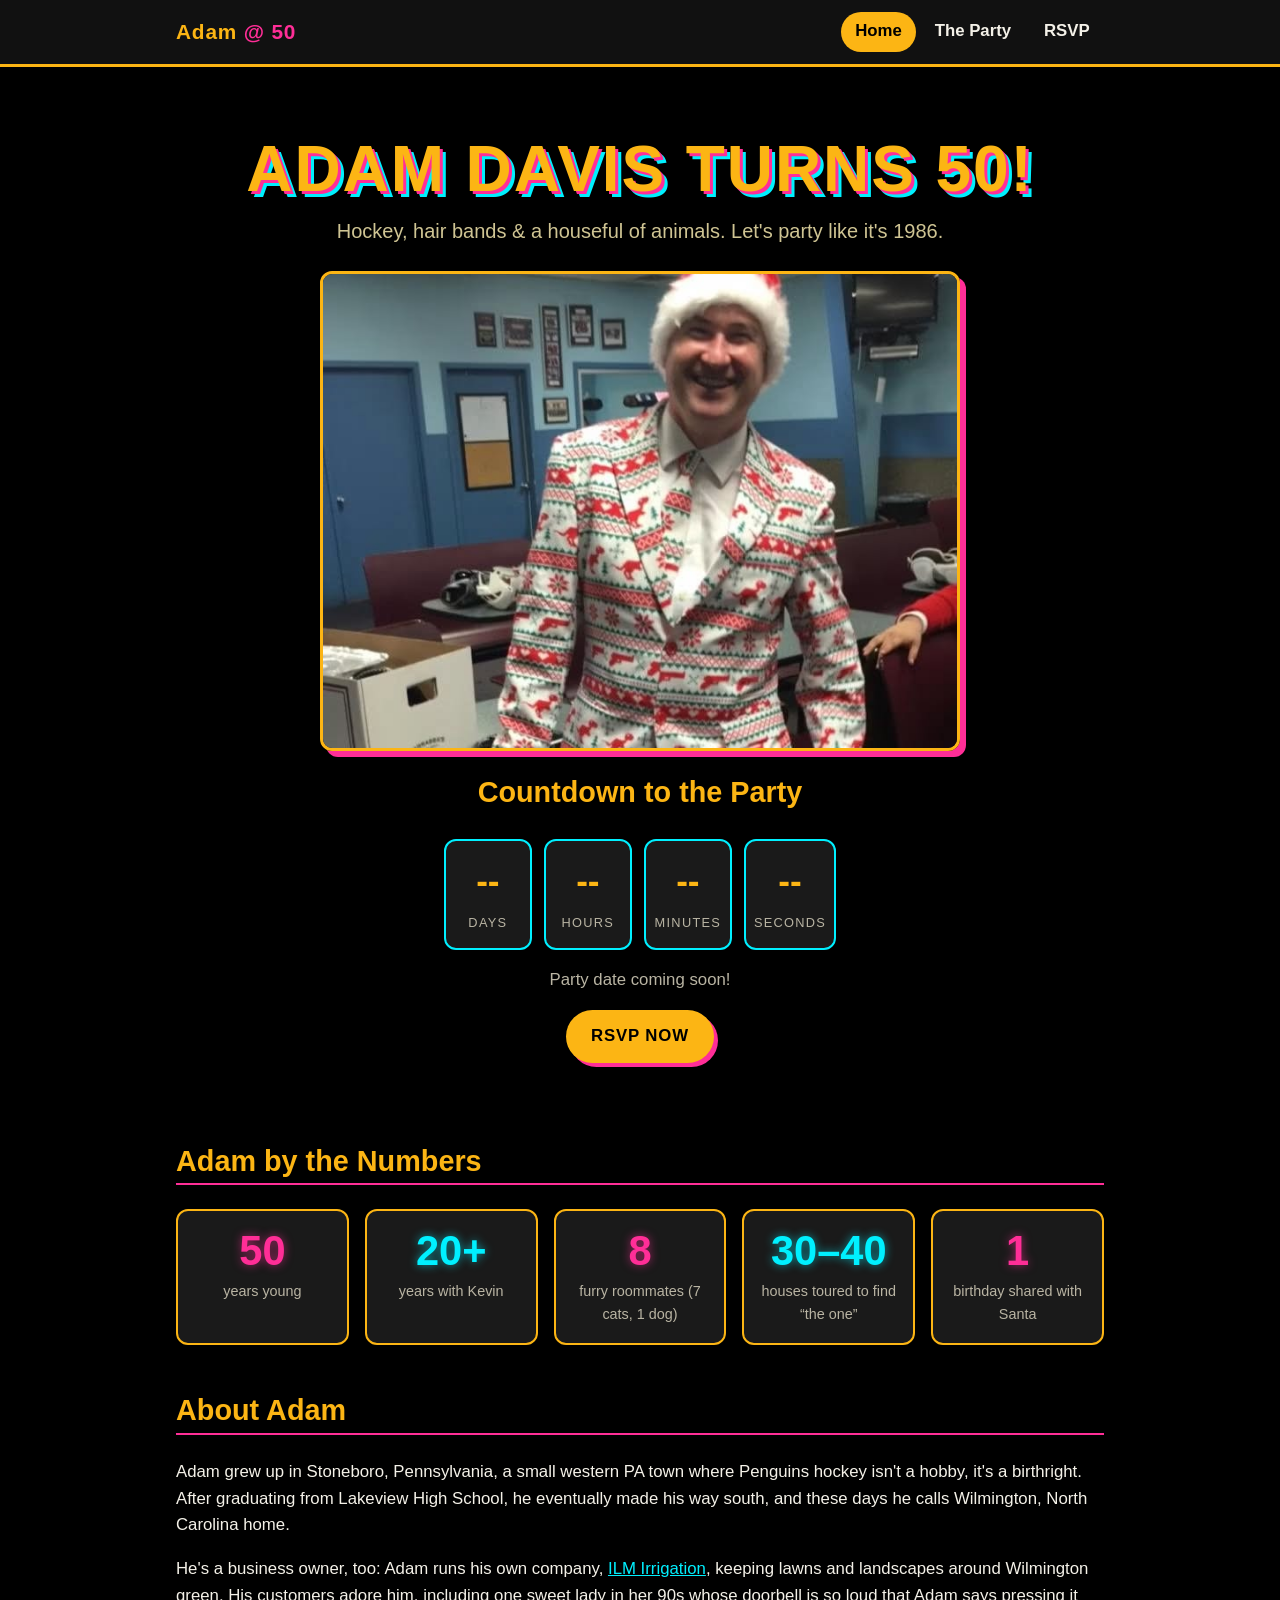
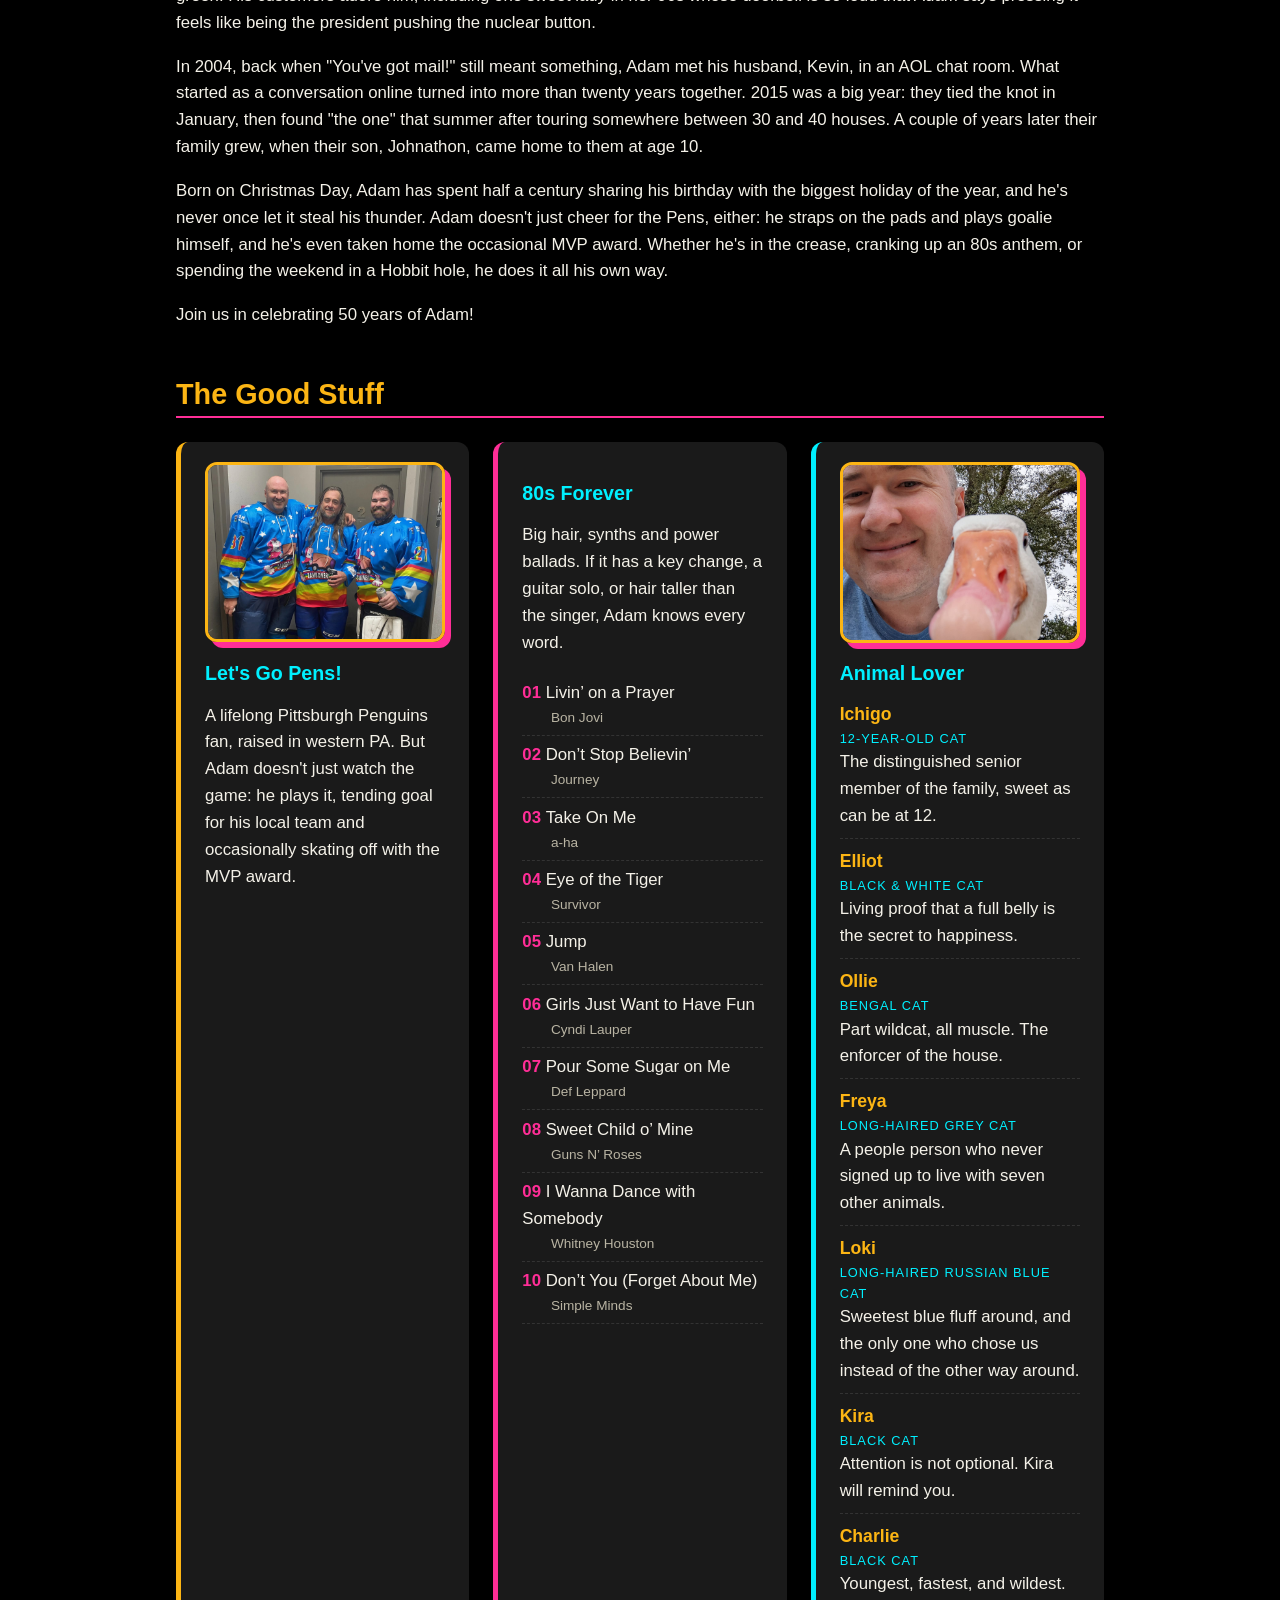
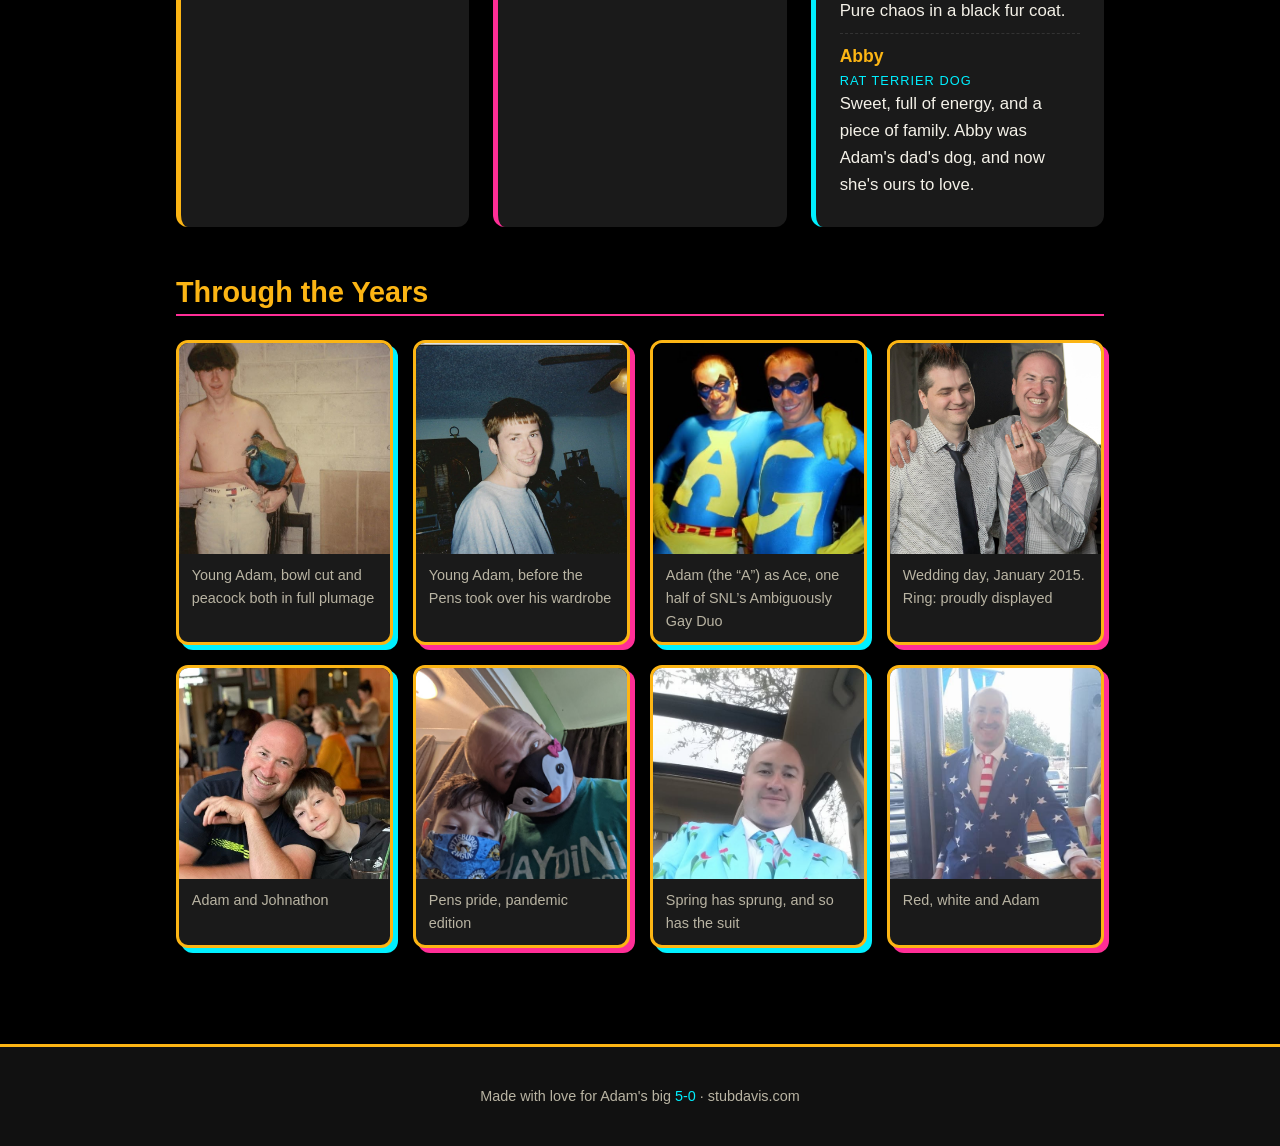
<file: index.html>
<!DOCTYPE html>
<html lang="en">
<head>
  <meta charset="UTF-8">
  <meta name="viewport" content="width=device-width, initial-scale=1">
  <title>Adam Davis Turns 50!</title>
  <meta name="description" content="Celebrate Adam Davis's 50th birthday.">
  <meta property="og:type" content="website">
  <meta property="og:site_name" content="Adam Davis Turns 50">
  <meta property="og:title" content="Adam Davis Turns 50!">
  <meta property="og:description" content="Hockey, hair bands & a houseful of animals. Come celebrate Adam's big 5-0.">
  <meta property="og:url" content="https://stubdavis.com/">
  <meta property="og:image" content="https://stubdavis.com/photos/share-preview.jpg">
  <meta property="og:image:width" content="719">
  <meta property="og:image:height" content="377">
  <meta property="og:image:alt" content="Adam in a Christmas sweater suit and Santa hat">
  <meta name="twitter:card" content="summary_large_image">
  <link rel="stylesheet" href="style.css">
</head>
<body>
  <header class="site-header">
    <nav class="nav">
      <a class="logo" href="index.html">Adam <span>@ 50</span></a>
      <ul>
        <li><a class="navlink" href="index.html" aria-current="page">Home</a></li>
        <li><a class="navlink" href="party.html">The Party</a></li>
        <li><a class="navlink" href="rsvp.html">RSVP</a></li>
      </ul>
    </nav>
  </header>

  <main>
    <section class="hero">
      <h1>Adam Davis Turns 50!</h1>
      <p class="tagline">Hockey, hair bands &amp; a houseful of animals. Let's party like it's 1986.</p>

      <div class="photo hero-photo">
        <img src="photos/christmas-suit.jpg" alt="Adam in a Christmas sweater suit and Santa hat" style="object-position: center 15%" onerror="this.parentElement.classList.add('missing')">
        <div class="photo-label">Photo coming soon</div>
      </div>

      <h2 style="border:0">Countdown to the Party</h2>
      <!-- TODO: set PARTY_DATE in the script at the bottom of this page -->
      <div class="countdown" id="countdown" aria-live="polite">
        <div class="unit"><span class="num" id="cd-days">--</span><span class="label">Days</span></div>
        <div class="unit"><span class="num" id="cd-hours">--</span><span class="label">Hours</span></div>
        <div class="unit"><span class="num" id="cd-mins">--</span><span class="label">Minutes</span></div>
        <div class="unit"><span class="num" id="cd-secs">--</span><span class="label">Seconds</span></div>
      </div>
      <p class="countdown-note" id="countdown-note">Party date coming soon!</p>

      <p><a class="btn" href="rsvp.html">RSVP Now</a></p>
    </section>

    <section id="wishes" hidden>
      <h2>Birthday Wishes</h2>
      <div class="ticker" id="ticker" role="region" aria-label="Birthday messages for Adam">
        <div class="ticker-track" id="ticker-track"></div>
      </div>
      <p class="ticker-cta"><a href="rsvp.html">Leave Adam a message when you RSVP</a></p>
    </section>

    <section id="numbers">
      <h2>Adam by the Numbers</h2>
      <div class="stats">
        <div class="stat"><span class="stat-num">50</span><span class="stat-label">years young</span></div>
        <div class="stat"><span class="stat-num">20+</span><span class="stat-label">years with Kevin</span></div>
        <div class="stat"><span class="stat-num">8</span><span class="stat-label">furry roommates (7 cats, 1 dog)</span></div>
        <div class="stat"><span class="stat-num">30&ndash;40</span><span class="stat-label">houses toured to find &ldquo;the one&rdquo;</span></div>
        <div class="stat"><span class="stat-num">1</span><span class="stat-label">birthday shared with Santa</span></div>
      </div>
    </section>

    <section id="bio">
      <h2>About Adam</h2>
      <p>Adam grew up in Stoneboro, Pennsylvania, a small western PA town where Penguins hockey isn't a hobby, it's a birthright. After graduating from Lakeview High School, he eventually made his way south, and these days he calls Wilmington, North Carolina home.</p>
      <p>He's a business owner, too: Adam runs his own company, <a href="https://ilmirrigation.com" target="_blank" rel="noopener">ILM Irrigation</a>, keeping lawns and landscapes around Wilmington green. His customers adore him, including one sweet lady in her 90s whose doorbell is so loud that Adam says pressing it feels like being the president pushing the nuclear button.</p>
      <p>In 2004, back when "You've got mail!" still meant something, Adam met his husband, Kevin, in an AOL chat room. What started as a conversation online turned into more than twenty years together. 2015 was a big year: they tied the knot in January, then found "the one" that summer after touring somewhere between 30 and 40 houses. A couple of years later their family grew, when their son, Johnathon, came home to them at age 10.</p>
      <p>Born on Christmas Day, Adam has spent half a century sharing his birthday with the biggest holiday of the year, and he's never once let it steal his thunder. Adam doesn't just cheer for the Pens, either: he straps on the pads and plays goalie himself, and he's even taken home the occasional MVP award. Whether he's in the crease, cranking up an 80s anthem, or spending the weekend in a Hobbit hole, he does it all his own way.</p>
      <p>Join us in celebrating 50 years of Adam!</p>
    </section>

    <section id="interests">
      <h2>The Good Stuff</h2>
      <div class="grid">
        <div class="card gold">
          <div class="photo">
            <img src="photos/zamboners.jpg" alt="Adam and two teammates in rainbow unicorn Zamboners hockey jerseys" style="object-position: center 25%" onerror="this.parentElement.classList.add('missing')">
            <div class="photo-label">Photo coming soon</div>
          </div>
          <h3>Let's Go Pens!</h3>
          <p>A lifelong Pittsburgh Penguins fan, raised in western PA. But Adam doesn't just watch the game: he plays it, tending goal for his local team and occasionally skating off with the MVP award.</p>
        </div>

        <div class="card">
          <h3>80s Forever</h3>
          <p>Big hair, synths and power ballads. If it has a key change, a guitar solo, or hair taller than the singer, Adam knows every word.</p>
          <ol class="playlist">
            <li>Livin&rsquo; on a Prayer <span class="artist">Bon Jovi</span></li>
            <li>Don&rsquo;t Stop Believin&rsquo; <span class="artist">Journey</span></li>
            <li>Take On Me <span class="artist">a-ha</span></li>
            <li>Eye of the Tiger <span class="artist">Survivor</span></li>
            <li>Jump <span class="artist">Van Halen</span></li>
            <li>Girls Just Want to Have Fun <span class="artist">Cyndi Lauper</span></li>
            <li>Pour Some Sugar on Me <span class="artist">Def Leppard</span></li>
            <li>Sweet Child o&rsquo; Mine <span class="artist">Guns N&rsquo; Roses</span></li>
            <li>I Wanna Dance with Somebody <span class="artist">Whitney Houston</span></li>
            <li>Don&rsquo;t You (Forget About Me) <span class="artist">Simple Minds</span></li>
          </ol>
        </div>

        <div class="card cyan">
          <div class="photo">
            <img src="photos/goose.jpg" alt="Adam taking a selfie with a goose" style="object-position: center 30%" onerror="this.parentElement.classList.add('missing')">
            <div class="photo-label">Photo coming soon</div>
          </div>
          <h3>Animal Lover</h3>
          <ul class="pets">
            <li><strong>Ichigo</strong> <span class="pet-kind">12-year-old cat</span>
              The distinguished senior member of the family, sweet as can be at 12.</li>
            <li><strong>Elliot</strong> <span class="pet-kind">Black &amp; white cat</span>
              Living proof that a full belly is the secret to happiness.</li>
            <li><strong>Ollie</strong> <span class="pet-kind">Bengal cat</span>
              Part wildcat, all muscle. The enforcer of the house.</li>
            <li><strong>Freya</strong> <span class="pet-kind">Long-haired grey cat</span>
              A people person who never signed up to live with seven other animals.</li>
            <li><strong>Loki</strong> <span class="pet-kind">Long-haired Russian Blue cat</span>
              Sweetest blue fluff around, and the only one who chose us instead of the other way around.</li>
            <li><strong>Kira</strong> <span class="pet-kind">Black cat</span>
              Attention is not optional. Kira will remind you.</li>
            <li><strong>Charlie</strong> <span class="pet-kind">Black cat</span>
              Youngest, fastest, and wildest. Pure chaos in a black fur coat.</li>
            <li><strong>Abby</strong> <span class="pet-kind">Rat terrier dog</span>
              Sweet, full of energy, and a piece of family. Abby was Adam's dad's dog, and now she's ours to love.</li>
          </ul>
        </div>
      </div>
    </section>

    <section id="gallery">
      <h2>Through the Years</h2>
      <div class="gallery">
        <figure><img src="photos/young-adam-peacock.jpg" alt="Teenage Adam holding a peacock" loading="lazy"><figcaption>Young Adam, bowl cut and peacock both in full plumage</figcaption></figure>
        <figure><img src="photos/young-adam.jpg" alt="Young Adam smiling at home" loading="lazy"><figcaption>Young Adam, before the Pens took over his wardrobe</figcaption></figure>
        <figure><img src="photos/ace-and-gary.jpg" alt="Adam dressed as Ace from the Ambiguously Gay Duo, with a friend as Gary" loading="lazy"><figcaption>Adam (the &ldquo;A&rdquo;) as Ace, one half of SNL&rsquo;s Ambiguously Gay Duo</figcaption></figure>
        <figure><img src="photos/wedding-day.jpg" alt="Adam showing off his wedding ring next to Kevin" loading="lazy"><figcaption>Wedding day, January 2015. Ring: proudly displayed</figcaption></figure>
        <figure><img src="photos/with-johnathon.jpg" alt="Adam and Johnathon at a restaurant" loading="lazy"><figcaption>Adam and Johnathon</figcaption></figure>
        <figure><img src="photos/pens-masks.jpg" alt="Adam and Johnathon in penguin and Pittsburgh Penguins face masks" loading="lazy"><figcaption>Pens pride, pandemic edition</figcaption></figure>
        <figure><img src="photos/tulip-suit.jpg" alt="Adam in a sky-blue tulip-print suit" loading="lazy"><figcaption>Spring has sprung, and so has the suit</figcaption></figure>
        <figure><img src="photos/stars-suit.jpg" alt="Adam in a stars-and-stripes suit" loading="lazy"><figcaption>Red, white and Adam</figcaption></figure>
      </div>
    </section>
  </main>

  <footer class="site-footer">
    <p>Made with love for Adam's big <span class="neon">5-0</span> &middot; stubdavis.com</p>
  </footer>

  <script>
    // Birthday wishes ticker. Reads the "Message Wall" tab of the RSVP Sheet,
    // which only lists first names + messages that Kevin ticked "Show on site".
    (function () {
      const WALL_CSV = 'https://docs.google.com/spreadsheets/d/e/2PACX-1vQBcG44YxORz1Nn-Cp94kjK0HNP3FN1tmtPmeemaOauoiQO7GLPlCPfhMzqNHuRVPGC0xvA34UC6hQ5/pub?gid=410975614&single=true&output=csv';
      const MAX_LEN = 280;
      const PX_PER_SEC = 70;

      function parseCSV(text) {
        const rows = []; let row = [], field = '', q = false;
        for (let i = 0; i < text.length; i++) {
          const c = text[i];
          if (q) {
            if (c === '"' && text[i + 1] === '"') { field += '"'; i++; }
            else if (c === '"') q = false;
            else field += c;
          } else if (c === '"') q = true;
          else if (c === ',') { row.push(field); field = ''; }
          else if (c === '\n' || c === '\r') {
            if (c === '\r' && text[i + 1] === '\n') i++;
            row.push(field); rows.push(row); row = []; field = '';
          } else field += c;
        }
        if (field || row.length) { row.push(field); rows.push(row); }
        return rows;
      }

      function item(name, msg) {
        const li = document.createElement('li');
        const m = document.createElement('span');
        m.className = 'wish-msg';
        m.textContent = '\u201C' + msg + '\u201D';
        const n = document.createElement('span');
        n.className = 'wish-name';
        n.textContent = '\u2014 ' + name;
        li.append(m, ' ', n);
        return li;
      }

      fetch(WALL_CSV, { cache: 'no-store' })
        .then(r => r.ok ? r.text() : Promise.reject(r.status))
        .then(text => {
          const wishes = parseCSV(text).slice(1)
            .map(([name, msg]) => [(name || '').trim(), (msg || '').trim()])
            .filter(([, msg]) => msg)
            .map(([name, msg]) => [name || 'A friend', msg.length > MAX_LEN ? msg.slice(0, MAX_LEN - 1) + '\u2026' : msg]);
          if (!wishes.length) return;

          const track = document.getElementById('ticker-track');
          const list = document.createElement('ul');
          wishes.forEach(([n, m]) => list.append(item(n, m)));
          // A second, hidden-from-screen-readers copy makes the loop seamless.
          const copy = list.cloneNode(true);
          copy.setAttribute('aria-hidden', 'true');
          track.append(list, copy);
          document.getElementById('wishes').hidden = false;

          const width = list.getBoundingClientRect().width;
          track.style.setProperty('--ticker-duration', Math.max(15, width / PX_PER_SEC) + 's');
        })
        .catch(() => { /* leave the section hidden */ });
    })();
  </script>
  <script src="party-info.js"></script>
  <script>
    // The party date lives in party-info.js (PARTY.start).
    const PARTY_DATE = PARTY.start;

    (function () {
      const note = document.getElementById('countdown-note');
      if (!PARTY_DATE) return;
      const target = new Date(PARTY_DATE).getTime();
      const el = id => document.getElementById(id);
      const pad = n => String(n).padStart(2, '0');

      function tick() {
        const diff = target - Date.now();
        if (diff <= 0) {
          ['cd-days', 'cd-hours', 'cd-mins', 'cd-secs'].forEach(id => el(id).textContent = '00');
          note.textContent = "It's party time!";
          clearInterval(timer);
          return;
        }
        el('cd-days').textContent = Math.floor(diff / 86400000);
        el('cd-hours').textContent = pad(Math.floor(diff / 3600000) % 24);
        el('cd-mins').textContent = pad(Math.floor(diff / 60000) % 60);
        el('cd-secs').textContent = pad(Math.floor(diff / 1000) % 60);
        note.textContent = new Date(PARTY_DATE).toLocaleString(undefined, {
          weekday: 'long', month: 'long', day: 'numeric', year: 'numeric',
          hour: 'numeric', minute: '2-digit'
        });
      }
      const timer = setInterval(tick, 1000);
      tick();
    })();
  </script>
</body>
</html>
</file>
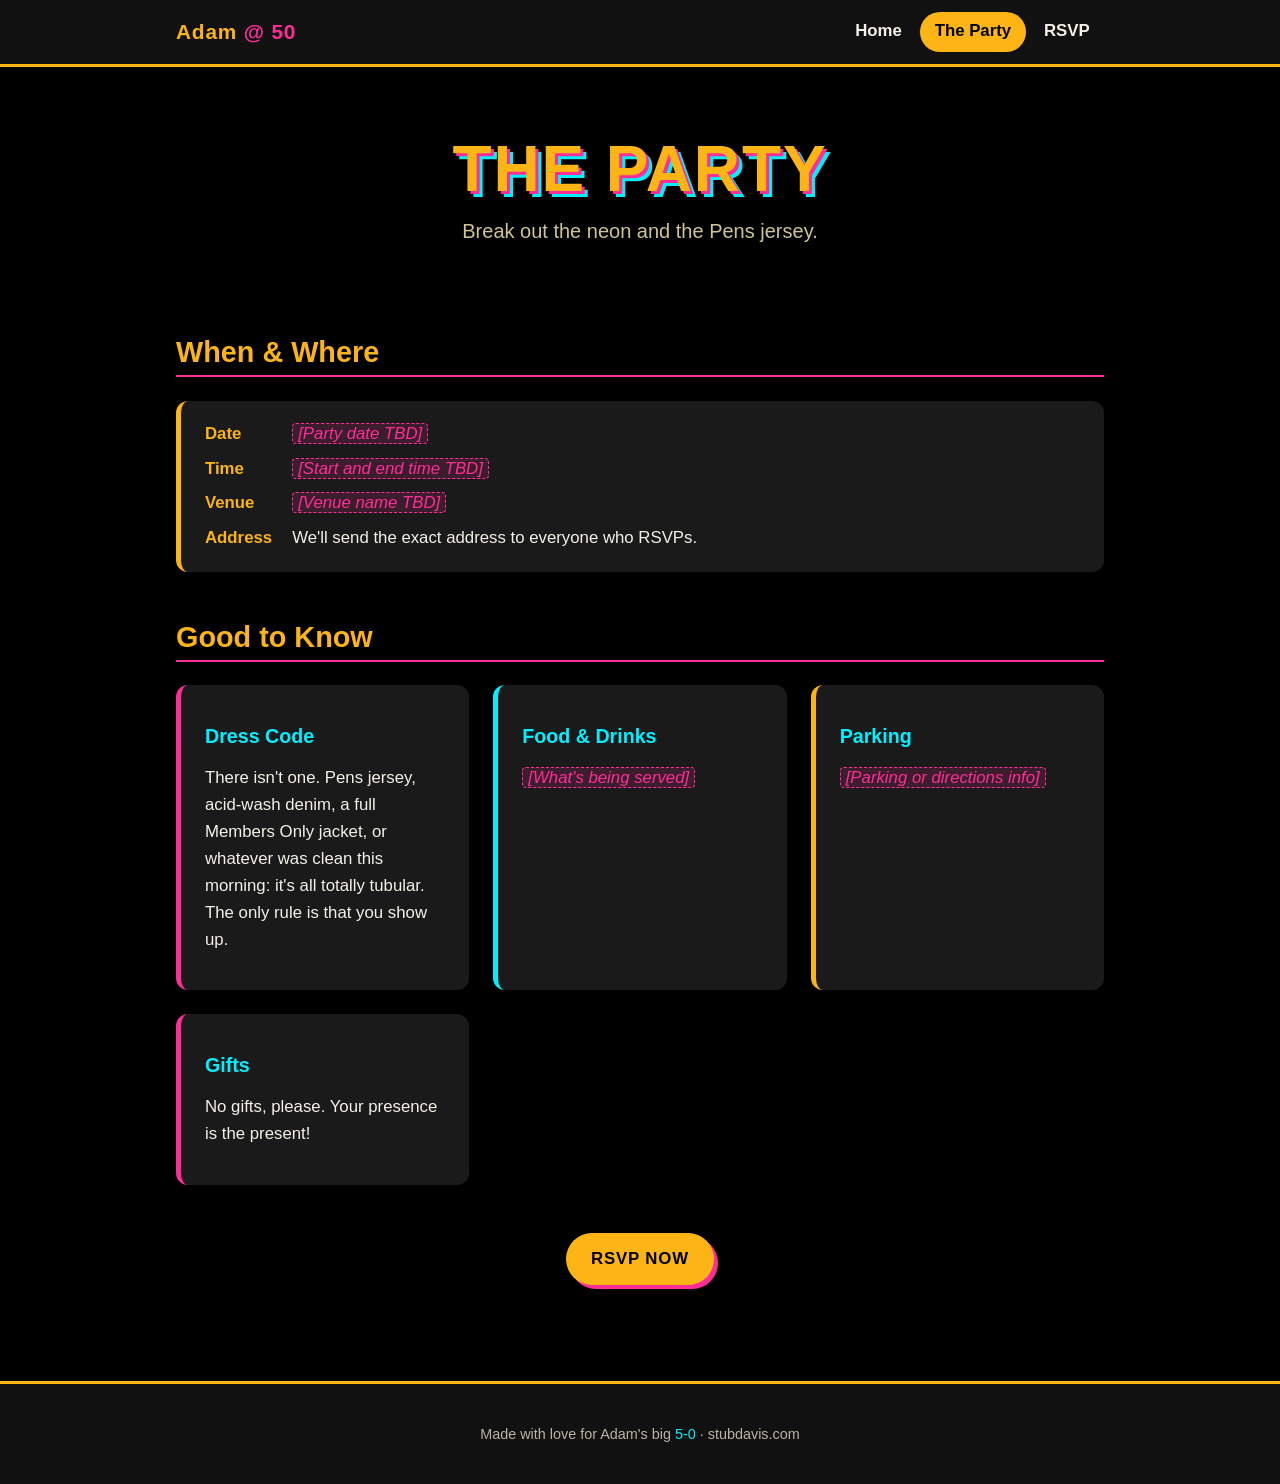
<file: party.html>
<!DOCTYPE html>
<html lang="en">
<head>
  <meta charset="UTF-8">
  <meta name="viewport" content="width=device-width, initial-scale=1">
  <title>The Party | Adam Davis Turns 50</title>
  <meta name="description" content="Event details for Adam Davis's 50th birthday party.">
  <meta property="og:type" content="website">
  <meta property="og:site_name" content="Adam Davis Turns 50">
  <meta property="og:title" content="The Party | Adam Davis Turns 50">
  <meta property="og:description" content="Date, time and details for Adam's 50th birthday party.">
  <meta property="og:url" content="https://stubdavis.com/party.html">
  <meta property="og:image" content="https://stubdavis.com/photos/share-preview.jpg">
  <meta property="og:image:width" content="719">
  <meta property="og:image:height" content="377">
  <meta property="og:image:alt" content="Adam in a Christmas sweater suit and Santa hat">
  <meta name="twitter:card" content="summary_large_image">
  <link rel="stylesheet" href="style.css">
</head>
<body>
  <header class="site-header">
    <nav class="nav">
      <a class="logo" href="index.html">Adam <span>@ 50</span></a>
      <ul>
        <li><a class="navlink" href="index.html">Home</a></li>
        <li><a class="navlink" href="party.html" aria-current="page">The Party</a></li>
        <li><a class="navlink" href="rsvp.html">RSVP</a></li>
      </ul>
    </nav>
  </header>

  <main>
    <section class="hero">
      <h1>The Party</h1>
      <p class="tagline">Break out the neon and the Pens jersey.</p>
    </section>

    <section>
      <h2>When &amp; Where</h2>
      <!-- TODO: replace placeholders once details are known -->
      <div class="card gold">
        <dl class="details">
          <dt>Date</dt>
          <dd id="p-date"><span class="placeholder">[Party date TBD]</span></dd>
          <dt>Time</dt>
          <dd id="p-time"><span class="placeholder">[Start and end time TBD]</span></dd>
          <dt>Venue</dt>
          <dd id="p-venue"><span class="placeholder">[Venue name TBD]</span></dd>
          <dt>Address</dt>
          <dd><span id="p-city"></span>We'll send the exact address to everyone who RSVPs.</dd>
        </dl>
        <div class="cal-buttons" id="cal-buttons" hidden>
          <a class="btn" id="cal-google" target="_blank" rel="noopener">Add to Google Calendar</a>
          <a class="btn btn-alt" id="cal-ics" download="adam-50th-party.ics">Add to Apple / Outlook</a>
        </div>
      </div>
    </section>

    <section>
      <h2>Good to Know</h2>
      <div class="grid">
        <div class="card">
          <h3>Dress Code</h3>
          <p>There isn't one. Pens jersey, acid-wash denim, a full Members Only jacket, or whatever was clean this morning: it's all totally tubular. The only rule is that you show up.</p>
        </div>
        <div class="card cyan">
          <h3>Food &amp; Drinks</h3>
          <p><span class="placeholder">[What's being served]</span></p>
        </div>
        <div class="card gold">
          <h3>Parking</h3>
          <p><span class="placeholder">[Parking or directions info]</span></p>
        </div>
        <div class="card">
          <h3>Gifts</h3>
          <p>No gifts, please. Your presence is the present!</p>
        </div>
      </div>
    </section>

    <section style="text-align:center">
      <p><a class="btn" href="rsvp.html">RSVP Now</a></p>
    </section>
  </main>

  <footer class="site-footer">
    <p>Made with love for Adam's big <span class="neon">5-0</span> &middot; stubdavis.com</p>
  </footer>

  <script src="party-info.js"></script>
  <script>
    (function () {
      const set = (id, text) => { if (text) document.getElementById(id).textContent = text; };
      const start = PARTY.start ? new Date(PARTY.start) : null;
      const end = PARTY.end ? new Date(PARTY.end) : (start ? new Date(start.getTime() + 4 * 3600000) : null);
      const time = d => d.toLocaleTimeString(undefined, { hour: 'numeric', minute: '2-digit' });

      if (start) {
        set('p-date', start.toLocaleDateString(undefined, { weekday: 'long', month: 'long', day: 'numeric', year: 'numeric' }));
        set('p-time', PARTY.end ? time(start) + ' to ' + time(end) : time(start));
      }
      set('p-venue', PARTY.venue);
      if (PARTY.city) set('p-city', PARTY.city + '. ');
      if (!start) return;

      // Calendar buttons. Location is the venue and city only, never the street address.
      const title = "Adam's 50th Birthday Party";
      const where = [PARTY.venue, PARTY.city].filter(Boolean).join(', ');
      const details = 'Details and RSVP: https://stubdavis.com';
      const utc = d => d.toISOString().replace(/[-:]/g, '').replace(/\.\d{3}/, '');

      const g = new URL('https://calendar.google.com/calendar/render');
      g.searchParams.set('action', 'TEMPLATE');
      g.searchParams.set('text', title);
      g.searchParams.set('dates', utc(start) + '/' + utc(end));
      g.searchParams.set('details', details);
      if (where) g.searchParams.set('location', where);
      document.getElementById('cal-google').href = g.toString();

      const esc = s => s.replace(/([,;\\])/g, '\\$1');
      const ics = [
        'BEGIN:VCALENDAR', 'VERSION:2.0', 'PRODID:-//stubdavis.com//Party//EN',
        'BEGIN:VEVENT',
        'UID:adam-50th@stubdavis.com',
        'DTSTAMP:' + utc(new Date()),
        'DTSTART:' + utc(start), 'DTEND:' + utc(end),
        'SUMMARY:' + esc(title),
        'DESCRIPTION:' + esc(details),
        where ? 'LOCATION:' + esc(where) : '',
        'END:VEVENT', 'END:VCALENDAR'
      ].filter(Boolean).join('\r\n');
      document.getElementById('cal-ics').href = URL.createObjectURL(new Blob([ics], { type: 'text/calendar' }));
      document.getElementById('cal-buttons').hidden = false;
    })();
  </script>
</body>
</html>
</file>
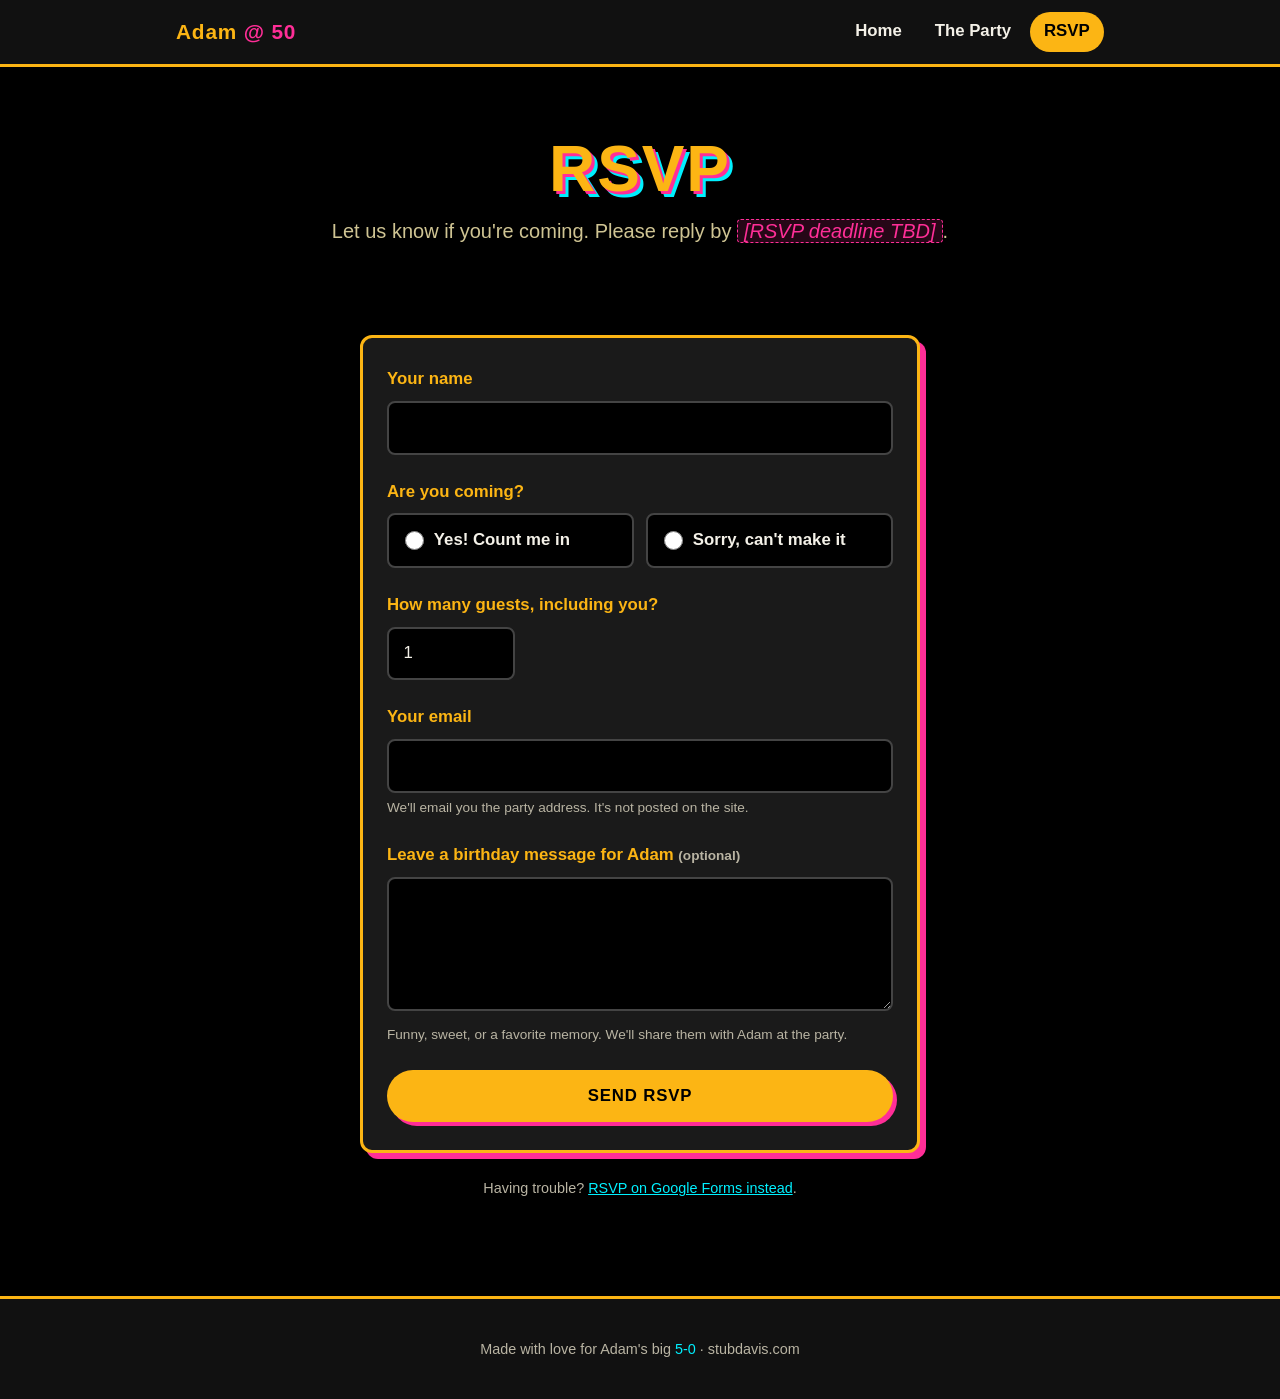
<file: rsvp.html>
<!DOCTYPE html>
<html lang="en">
<head>
  <meta charset="UTF-8">
  <meta name="viewport" content="width=device-width, initial-scale=1">
  <title>RSVP | Adam Davis Turns 50</title>
  <meta name="description" content="RSVP for Adam Davis's 50th birthday party.">
  <meta property="og:type" content="website">
  <meta property="og:site_name" content="Adam Davis Turns 50">
  <meta property="og:title" content="RSVP | Adam Davis Turns 50">
  <meta property="og:description" content="Let us know if you're coming to Adam's 50th birthday party.">
  <meta property="og:url" content="https://stubdavis.com/rsvp.html">
  <meta property="og:image" content="https://stubdavis.com/photos/share-preview.jpg">
  <meta property="og:image:width" content="719">
  <meta property="og:image:height" content="377">
  <meta property="og:image:alt" content="Adam in a Christmas sweater suit and Santa hat">
  <meta name="twitter:card" content="summary_large_image">
  <link rel="stylesheet" href="style.css">
</head>
<body>
  <header class="site-header">
    <nav class="nav">
      <a class="logo" href="index.html">Adam <span>@ 50</span></a>
      <ul>
        <li><a class="navlink" href="index.html">Home</a></li>
        <li><a class="navlink" href="party.html">The Party</a></li>
        <li><a class="navlink" href="rsvp.html" aria-current="page">RSVP</a></li>
      </ul>
    </nav>
  </header>

  <main>
    <section class="hero">
      <h1>RSVP</h1>
      <p class="tagline">Let us know if you're coming. Please reply by <span class="placeholder">[RSVP deadline TBD]</span>.</p>
    </section>

    <section>
      <!--
        This form sends answers straight to the Google Form (and its Sheet).
        The entry.XXXX names must match the Google Form's questions.
        If you add, remove, or rename questions in Google Forms, these need updating.
      -->
      <form class="rsvp-form" id="rsvp-form"
            action="https://docs.google.com/forms/d/e/1FAIpQLSfWWaecaDW-I7tCVaRpwJMTwTV27FbF_PMQm-AWizBuB6-mLQ/formResponse"
            method="POST" target="rsvp-sink" novalidate>

        <div class="field">
          <label for="rsvp-name">Your name</label>
          <input id="rsvp-name" name="entry.1410095587" type="text" autocomplete="name" required>
          <p class="field-error" id="err-name" hidden>Please enter your name.</p>
        </div>

        <fieldset class="field">
          <legend>Are you coming?</legend>
          <div class="choices">
            <label class="choice">
              <input type="radio" name="entry.200052393" value="Yes" required>
              <span>Yes! Count me in</span>
            </label>
            <label class="choice">
              <input type="radio" name="entry.200052393" value="No">
              <span>Sorry, can't make it</span>
            </label>
          </div>
          <p class="field-error" id="err-coming" hidden>Please choose yes or no.</p>
        </fieldset>

        <div class="field" id="guests-field">
          <label for="rsvp-guests">How many guests, including you?</label>
          <input id="rsvp-guests" name="entry.1912757626" type="number" inputmode="numeric" min="1" max="20" value="1" required>
          <p class="field-error" id="err-guests" hidden>Please enter a number of guests (1 or more).</p>
        </div>

        <div class="field" id="email-field">
          <label for="rsvp-email">Your email</label>
          <input id="rsvp-email" name="entry.2123121873" type="email" autocomplete="email" inputmode="email">
          <p class="field-hint">We'll email you the party address. It's not posted on the site.</p>
          <p class="field-error" id="err-email" hidden>Please enter a valid email so we can send you the address.</p>
        </div>

        <div class="field">
          <label for="rsvp-message">Leave a birthday message for Adam <span class="field-hint">(optional)</span></label>
          <textarea id="rsvp-message" name="entry.392742431" rows="4" maxlength="2000"></textarea>
          <p class="field-hint">Funny, sweet, or a favorite memory. We'll share them with Adam at the party.</p>
        </div>

        <button class="btn" type="submit" id="rsvp-submit">Send RSVP</button>
      </form>

      <div class="rsvp-thanks" id="rsvp-thanks" hidden tabindex="-1">
        <h2 id="thanks-title">Thanks!</h2>
        <p id="thanks-msg"></p>
      </div>

      <iframe name="rsvp-sink" id="rsvp-sink" title="RSVP submission" hidden></iframe>

      <p class="form-fallback">
        Having trouble?
        <a href="https://docs.google.com/forms/d/e/1FAIpQLSfWWaecaDW-I7tCVaRpwJMTwTV27FbF_PMQm-AWizBuB6-mLQ/viewform" target="_blank" rel="noopener">RSVP on Google Forms instead</a>.
      </p>
    </section>
  </main>

  <footer class="site-footer">
    <p>Made with love for Adam's big <span class="neon">5-0</span> &middot; stubdavis.com</p>
  </footer>

  <script>
    (function () {
      const form = document.getElementById('rsvp-form');
      const sink = document.getElementById('rsvp-sink');
      const thanks = document.getElementById('rsvp-thanks');
      const name = document.getElementById('rsvp-name');
      const guests = document.getElementById('rsvp-guests');
      const guestsField = document.getElementById('guests-field');
      const email = document.getElementById('rsvp-email');
      const emailField = document.getElementById('email-field');
      const submitBtn = document.getElementById('rsvp-submit');
      const radios = form.querySelectorAll('input[name="entry.200052393"]');
      let sent = false;

      const coming = () => {
        const r = form.querySelector('input[name="entry.200052393"]:checked');
        return r ? r.value : null;
      };

      // Hide the guest count when someone says No (Google still gets "0").
      radios.forEach(r => r.addEventListener('change', () => {
        guestsField.hidden = coming() === 'No';
        emailField.hidden = coming() === 'No';
        document.getElementById('err-coming').hidden = true;
      }));

      form.addEventListener('submit', function (e) {
        let ok = true;
        const show = (id, bad) => { document.getElementById(id).hidden = !bad; if (bad) ok = false; };

        show('err-name', !name.value.trim());
        show('err-coming', !coming());
        if (coming() === 'Yes') {
          const n = parseInt(guests.value, 10);
          show('err-guests', !(n >= 1));
          show('err-email', !/^[^\s@]+@[^\s@]+\.[^\s@]+$/.test(email.value.trim()));
        } else {
          show('err-guests', false);
          show('err-email', false);
        }

        if (!ok) { e.preventDefault(); return; }

        if (coming() === 'No') { guests.value = '0'; email.value = ''; }
        email.value = email.value.trim();
        sent = true;
        submitBtn.disabled = true;
        submitBtn.textContent = 'Sending…';
        // Let the browser post the form into the hidden iframe.
      });

      sink.addEventListener('load', function () {
        if (!sent) return;
        const first = name.value.trim().split(/\s+/)[0];
        if (coming() === 'Yes') {
          document.getElementById('thanks-title').textContent = 'See you there, ' + first + '!';
          const n = parseInt(guests.value, 10);
          document.getElementById('thanks-msg').textContent =
            "We've got you down for " + n + (n === 1 ? ' guest' : ' guests') + ". Watch your inbox for the party address. Break out the neon!";
        } else {
          document.getElementById('thanks-title').textContent = "We'll miss you, " + first + '!';
          document.getElementById('thanks-msg').textContent = 'Thanks for letting us know.';
        }
        form.hidden = true;
        thanks.hidden = false;
        thanks.focus();
      });
    })();
  </script>
</body>
</html>
</file>
<file: style.css>
/* Stubs Davis 50th — single stylesheet
   Penguins black + Vegas gold, with 80s neon pink and cyan accents */

:root {
  --black: #000000;
  --ink: #111111;
  --panel: #1a1a1a;
  --gold: #FCB514;
  --vegas: #CFC493;
  --pink: #FF2E97;
  --cyan: #00F0FF;
  --text: #f4f1e8;
  --muted: #b9b4a3;
  --radius: 12px;
  --max: 960px;
}

* { box-sizing: border-box; }

html { scroll-behavior: smooth; }

body {
  margin: 0;
  background: var(--black);
  color: var(--text);
  font-family: "Helvetica Neue", Arial, sans-serif;
  font-size: 1.05rem;
  line-height: 1.6;
}

a { color: var(--cyan); }
a:hover { color: var(--pink); }

img { max-width: 100%; display: block; }

/* ---------- Header / nav ---------- */
.site-header {
  background: var(--ink);
  border-bottom: 3px solid var(--gold);
  position: sticky;
  top: 0;
  z-index: 10;
}

.nav {
  max-width: var(--max);
  margin: 0 auto;
  padding: 0.75rem 1rem;
  display: flex;
  flex-wrap: wrap;
  align-items: center;
  justify-content: space-between;
  gap: 0.75rem;
}

.logo {
  font-weight: 900;
  font-size: 1.3rem;
  letter-spacing: 0.04em;
  color: var(--gold);
  text-decoration: none;
}
.logo span { color: var(--pink); }

.nav ul {
  list-style: none;
  margin: 0;
  padding: 0;
  display: flex;
  flex-wrap: wrap;
  gap: 0.25rem;
}

.nav a.navlink {
  display: inline-block;
  padding: 0.4rem 0.9rem;
  border-radius: 999px;
  color: var(--text);
  text-decoration: none;
  font-weight: 600;
}
.nav a.navlink:hover { color: var(--black); background: var(--cyan); }
.nav a.navlink[aria-current="page"] { color: var(--black); background: var(--gold); }

/* ---------- Layout ---------- */
main {
  max-width: var(--max);
  margin: 0 auto;
  padding: 2rem 1rem 3rem;
}

section { margin-bottom: 3rem; }

h1, h2, h3 { line-height: 1.2; }

h1 {
  font-size: clamp(2.2rem, 7vw, 4rem);
  margin: 0 0 0.5rem;
  color: var(--gold);
  text-transform: uppercase;
  letter-spacing: 0.03em;
  text-shadow: 3px 3px 0 var(--pink), 6px 6px 0 var(--cyan);
}

h2 {
  font-size: 1.8rem;
  color: var(--gold);
  border-bottom: 2px solid var(--pink);
  padding-bottom: 0.3rem;
  margin-top: 0;
}

h3 { color: var(--cyan); margin-bottom: 0.4rem; }

/* ---------- Hero ---------- */
.hero {
  text-align: center;
  padding: 2rem 0 1rem;
}

.hero .tagline {
  font-size: 1.25rem;
  color: var(--vegas);
  margin: 0 0 1.5rem;
}

.hero-photo {
  margin: 0 auto 1.5rem;
  max-width: 640px;
}

/* ---------- Photos with placeholder fallback ---------- */
.photo {
  position: relative;
  aspect-ratio: 4 / 3;
  border-radius: var(--radius);
  overflow: hidden;
  border: 3px solid var(--gold);
  background:
    repeating-linear-gradient(45deg, #1d1d1d 0 14px, #161616 14px 28px);
  box-shadow: 6px 6px 0 var(--pink);
}
.photo img {
  width: 100%;
  height: 100%;
  object-fit: cover;
}
.photo .photo-label {
  position: absolute;
  inset: 0;
  display: flex;
  align-items: center;
  justify-content: center;
  text-align: center;
  padding: 1rem;
  color: var(--muted);
  font-weight: 600;
}
.photo.missing img { display: none; }
.photo:not(.missing) .photo-label { display: none; }

/* ---------- Countdown ---------- */
.countdown {
  display: flex;
  flex-wrap: wrap;
  justify-content: center;
  gap: 0.75rem;
  margin: 1rem 0;
}
.countdown .unit {
  background: var(--panel);
  border: 2px solid var(--cyan);
  border-radius: var(--radius);
  min-width: 5.5rem;
  padding: 0.75rem 0.5rem;
  text-align: center;
}
.countdown .num {
  display: block;
  font-size: 2.2rem;
  font-weight: 900;
  color: var(--gold);
  font-variant-numeric: tabular-nums;
}
.countdown .label {
  font-size: 0.8rem;
  text-transform: uppercase;
  letter-spacing: 0.1em;
  color: var(--muted);
}
.countdown-note { text-align: center; color: var(--muted); }

/* ---------- Buttons ---------- */
.btn {
  display: inline-block;
  padding: 0.8rem 1.6rem;
  border-radius: 999px;
  background: var(--gold);
  color: var(--black);
  font-weight: 800;
  text-decoration: none;
  text-transform: uppercase;
  letter-spacing: 0.05em;
  box-shadow: 4px 4px 0 var(--pink);
}
.btn:hover { background: var(--cyan); color: var(--black); }

/* ---------- Cards / grids ---------- */
.grid {
  display: grid;
  grid-template-columns: repeat(auto-fit, minmax(240px, 1fr));
  gap: 1.5rem;
}

.card {
  background: var(--panel);
  border-radius: var(--radius);
  border-left: 5px solid var(--pink);
  padding: 1.25rem 1.5rem;
}
.card.cyan { border-left-color: var(--cyan); }
.card.gold { border-left-color: var(--gold); }

.details {
  display: grid;
  grid-template-columns: max-content 1fr;
  gap: 0.5rem 1.25rem;
  margin: 0;
}
.details dt { font-weight: 800; color: var(--gold); }
.details dd { margin: 0; }

@media (max-width: 480px) {
  .details { grid-template-columns: 1fr; }
  .details dd { margin-bottom: 0.5rem; }
}

.playlist {
  counter-reset: track;
  list-style: none;
  padding: 0;
  margin: 0;
}
.playlist li {
  counter-increment: track;
  padding: 0.4rem 0;
  border-bottom: 1px dashed #333;
}
.playlist li::before {
  content: counter(track, decimal-leading-zero) "  ";
  color: var(--pink);
  font-weight: 800;
}
.playlist .artist {
  display: block;
  font-size: 0.85rem;
  color: var(--muted);
  padding-left: 2.1em;
}

/* ---------- Placeholder marker ---------- */
.placeholder {
  background: rgba(255, 46, 151, 0.15);
  border: 1px dashed var(--pink);
  border-radius: 4px;
  padding: 0 0.3em;
  color: var(--pink);
  font-style: italic;
}

/* ---------- RSVP form ---------- */
.rsvp-form,
.rsvp-thanks {
  max-width: 560px;
  margin: 0 auto;
  background: var(--panel);
  border: 3px solid var(--gold);
  border-radius: var(--radius);
  box-shadow: 6px 6px 0 var(--pink);
  padding: 1.75rem 1.5rem;
}

.rsvp-form .field {
  margin: 0 0 1.5rem;
  padding: 0;
  border: 0;
  min-width: 0;
}

.rsvp-form label,
.rsvp-form legend {
  display: block;
  font-weight: 800;
  color: var(--gold);
  margin-bottom: 0.5rem;
  padding: 0;
}

.rsvp-form input[type="text"],
.rsvp-form input[type="number"],
.rsvp-form input[type="email"],
.rsvp-form textarea {
  width: 100%;
  font: inherit;
  color: var(--text);
  background: var(--black);
  border: 2px solid #444;
  border-radius: 8px;
  padding: 0.7rem 0.9rem;
}
.rsvp-form input[type="number"] { max-width: 8rem; }
.rsvp-form textarea { min-height: 7rem; resize: vertical; font: inherit; }
.field-hint { margin: 0.25rem 0 0; font-size: 0.85rem; color: var(--muted); }

.rsvp-form input[type="text"]:focus,
.rsvp-form input[type="number"]:focus,
.rsvp-form input[type="email"]:focus,
.rsvp-form textarea:focus {
  outline: none;
  border-color: var(--cyan);
  box-shadow: 0 0 0 3px rgba(0, 240, 255, 0.25);
}

.choices {
  display: flex;
  flex-wrap: wrap;
  gap: 0.75rem;
}

.rsvp-form .choice {
  flex: 1 1 180px;
  display: flex;
  align-items: center;
  gap: 0.6rem;
  margin: 0;
  padding: 0.75rem 1rem;
  border: 2px solid #444;
  border-radius: 8px;
  background: var(--black);
  color: var(--text);
  font-weight: 600;
  cursor: pointer;
}
.rsvp-form .choice:hover { border-color: var(--cyan); }
.rsvp-form .choice input {
  accent-color: var(--pink);
  width: 1.2rem;
  height: 1.2rem;
  margin: 0;
}
.rsvp-form .choice:has(input:checked) {
  border-color: var(--pink);
  background: rgba(255, 46, 151, 0.12);
}
.rsvp-form .choice:has(input:focus-visible) {
  outline: 3px solid var(--cyan);
  outline-offset: 2px;
}

.field-error {
  color: var(--pink);
  font-weight: 600;
  font-size: 0.9rem;
  margin: 0.4rem 0 0;
}

.rsvp-form .btn {
  border: 0;
  cursor: pointer;
  font: inherit;
  font-weight: 800;
  width: 100%;
}
.rsvp-form .btn:disabled { opacity: 0.6; cursor: wait; }

.rsvp-thanks { text-align: center; }
.rsvp-thanks h2 { border: 0; }
.rsvp-thanks:focus { outline: none; }

.form-fallback {
  text-align: center;
  color: var(--muted);
  margin-top: 1.5rem;
  font-size: 0.9rem;
}

/* ---------- Pets ---------- */
.pets {
  list-style: none;
  padding: 0;
  margin: 0;
}
.pets li {
  padding: 0.5rem 0;
  border-bottom: 1px dashed #333;
}
.pets li:last-child { border-bottom: 0; }
.pets strong {
  color: var(--gold);
  font-size: 1.1rem;
}
.pet-kind {
  display: block;
  font-size: 0.8rem;
  text-transform: uppercase;
  letter-spacing: 0.08em;
  color: var(--cyan);
}

/* ---------- Footer ---------- */
.site-footer {
  border-top: 3px solid var(--gold);
  background: var(--ink);
  text-align: center;
  padding: 1.5rem 1rem;
  color: var(--muted);
  font-size: 0.9rem;
}
.site-footer .neon { color: var(--cyan); }

/* ---------- Photo gallery ---------- */
.gallery {
  display: grid;
  grid-template-columns: repeat(auto-fill, minmax(200px, 1fr));
  gap: 1.25rem;
}
.gallery figure {
  margin: 0;
  background: var(--panel);
  border: 3px solid var(--gold);
  border-radius: var(--radius);
  overflow: hidden;
  box-shadow: 5px 5px 0 var(--cyan);
}
.gallery figure:nth-child(even) { box-shadow: 5px 5px 0 var(--pink); }
.gallery img {
  width: 100%;
  aspect-ratio: 1 / 1;
  object-fit: cover;
  object-position: center 20%;
}
.gallery figcaption {
  padding: 0.6rem 0.8rem;
  font-size: 0.9rem;
  color: var(--muted);
}

/* ---------- Adam by the Numbers ---------- */
.stats {
  display: grid;
  grid-template-columns: repeat(auto-fit, minmax(150px, 1fr));
  gap: 1rem;
}
.stat {
  background: var(--panel);
  border: 2px solid var(--gold);
  border-radius: var(--radius);
  padding: 1.1rem 0.8rem;
  text-align: center;
}
.stat-num {
  display: block;
  font-size: 2.6rem;
  font-weight: 900;
  line-height: 1.1;
  color: var(--pink);
  text-shadow: 0 0 10px rgba(255, 46, 151, 0.6);
}
.stat:nth-child(even) .stat-num {
  color: var(--cyan);
  text-shadow: 0 0 10px rgba(0, 240, 255, 0.6);
}
.stat-label {
  display: block;
  margin-top: 0.35rem;
  font-size: 0.9rem;
  color: var(--muted);
}

/* ---------- Calendar buttons ---------- */
.cal-buttons {
  display: flex;
  flex-wrap: wrap;
  gap: 0.75rem;
  margin-top: 1.25rem;
}
.cal-buttons[hidden] { display: none; }
.btn-alt {
  background: transparent;
  color: var(--gold);
  border: 2px solid var(--gold);
}

/* ---------- Birthday wishes ticker ---------- */
.ticker {
  overflow: hidden;
  background: var(--panel);
  border-top: 3px solid var(--pink);
  border-bottom: 3px solid var(--cyan);
  border-radius: var(--radius);
  padding: 0.9rem 0;
  -webkit-mask-image: linear-gradient(90deg, transparent, #000 6%, #000 94%, transparent);
          mask-image: linear-gradient(90deg, transparent, #000 6%, #000 94%, transparent);
}
.ticker-track {
  display: flex;
  width: max-content;
  animation: ticker-scroll var(--ticker-duration, 40s) linear infinite;
}
.ticker:hover .ticker-track,
.ticker:focus-within .ticker-track { animation-play-state: paused; }
.ticker-track ul {
  display: flex;
  list-style: none;
  margin: 0;
  padding: 0;
}
.ticker-track li {
  white-space: nowrap;
  padding: 0 2.5rem;
  border-right: 2px dotted var(--gold);
}
.wish-msg { color: var(--text); }
.wish-name { color: var(--gold); font-weight: 700; }
.ticker-track li:nth-child(odd) .wish-name { color: var(--pink); }
.ticker-cta { text-align: center; margin-top: 0.75rem; font-size: 0.95rem; }
@keyframes ticker-scroll {
  from { transform: translateX(0); }
  to   { transform: translateX(-50%); }
}
@media (prefers-reduced-motion: reduce) {
  .ticker { overflow-x: auto; -webkit-mask-image: none; mask-image: none; }
  .ticker-track { animation: none; }
  .ticker-track ul[aria-hidden="true"] { display: none; }
}
</file>
